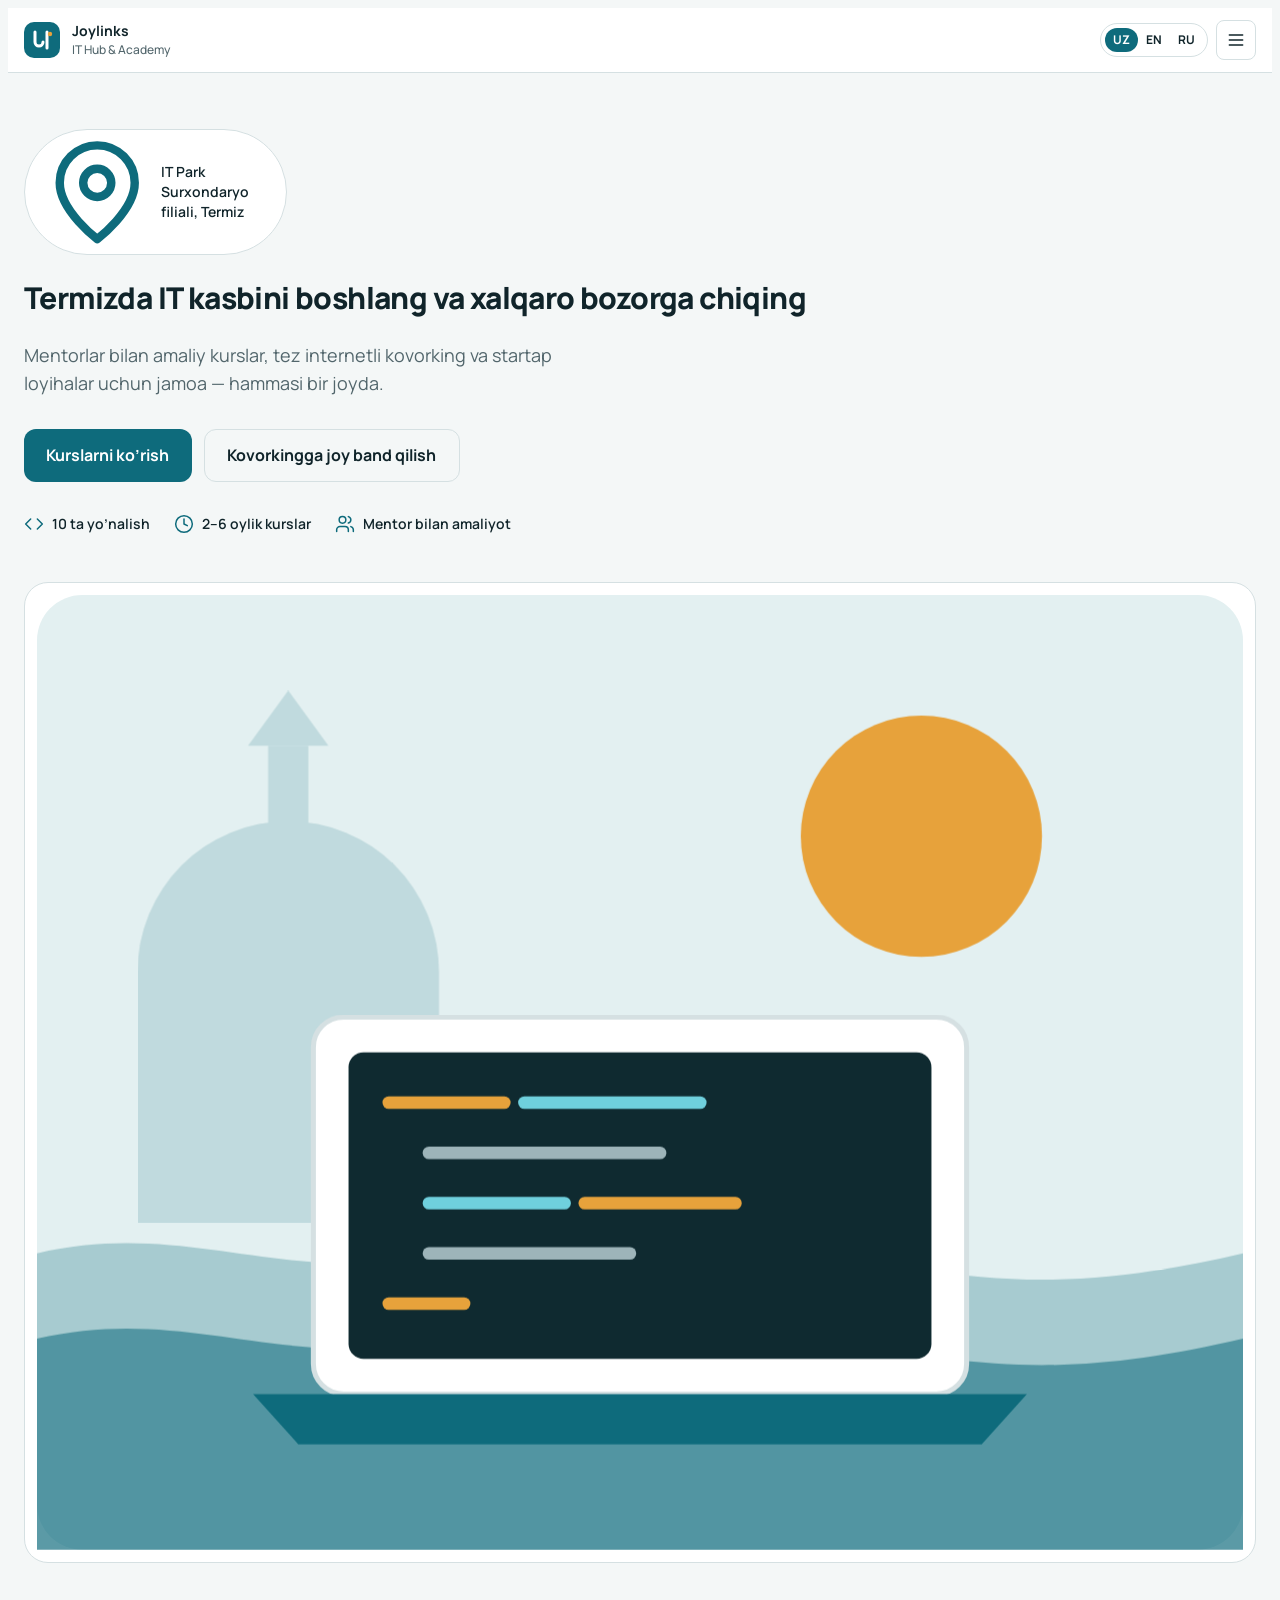
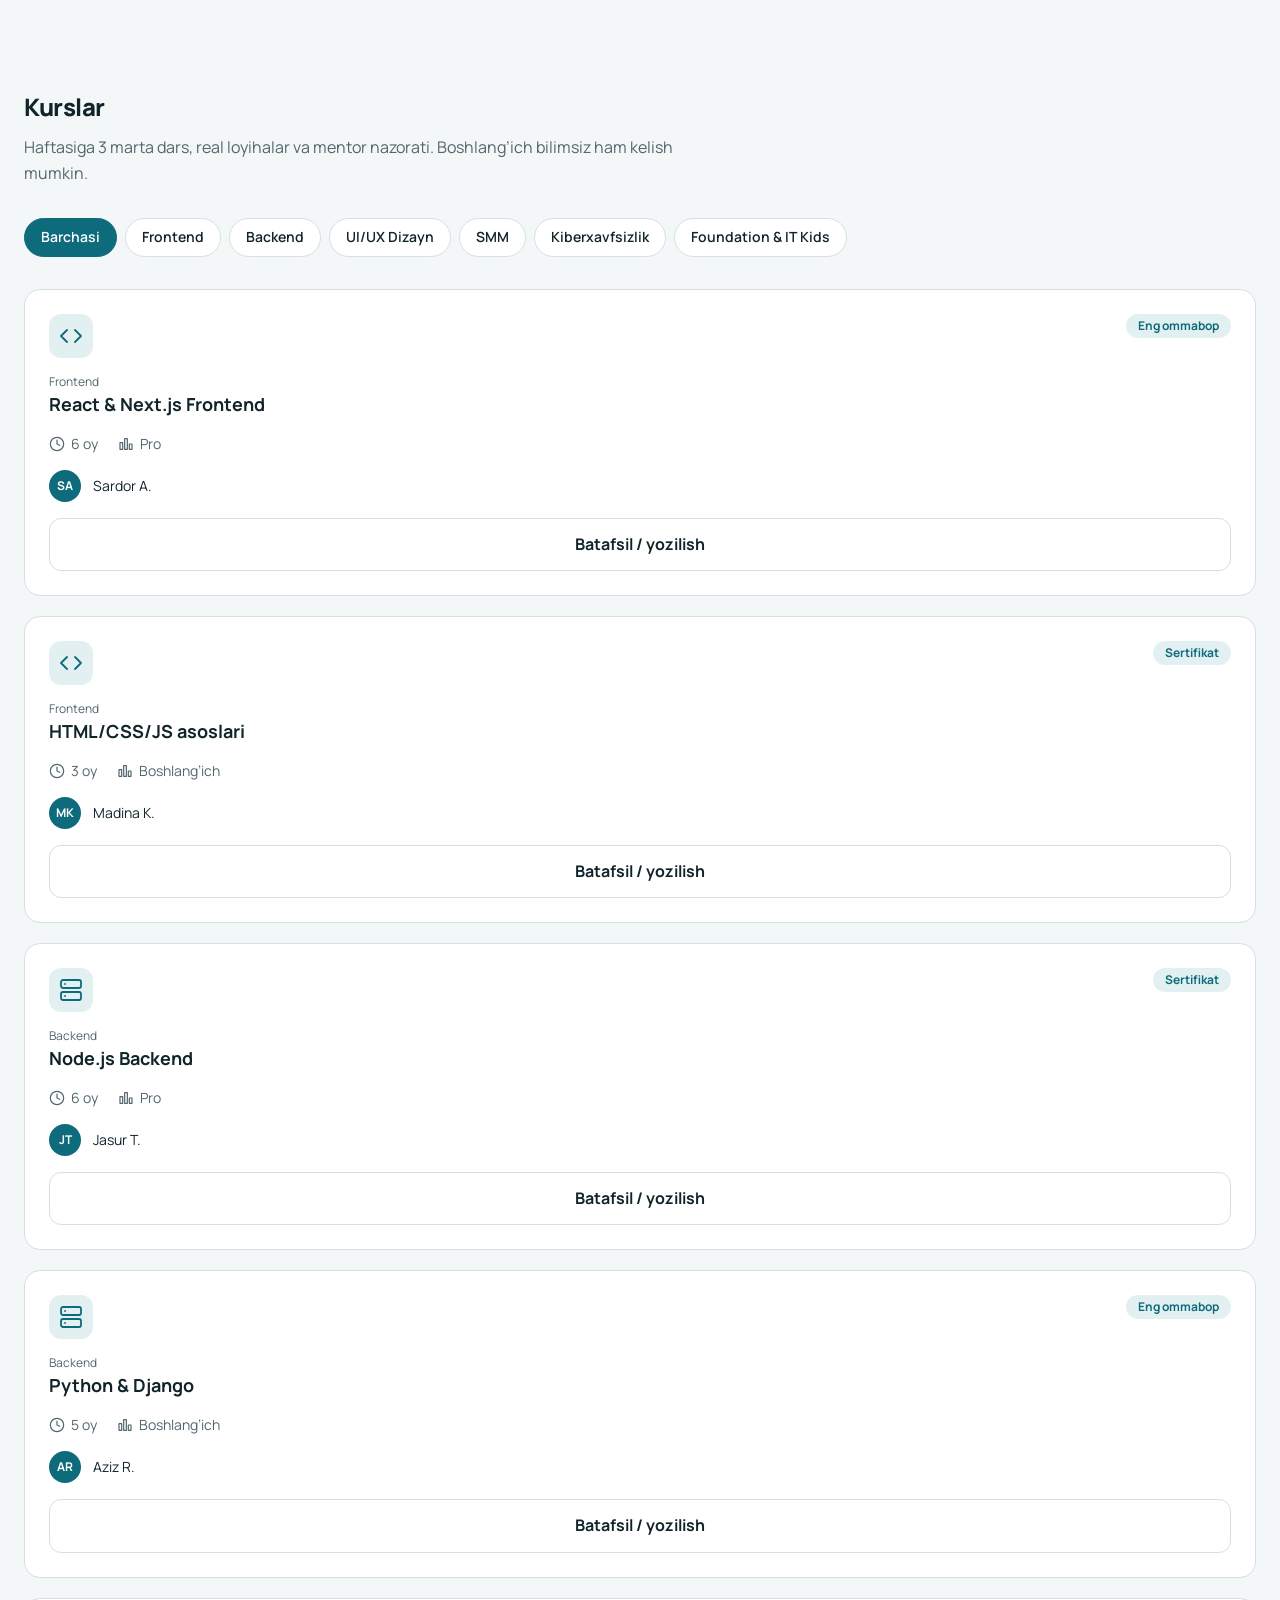
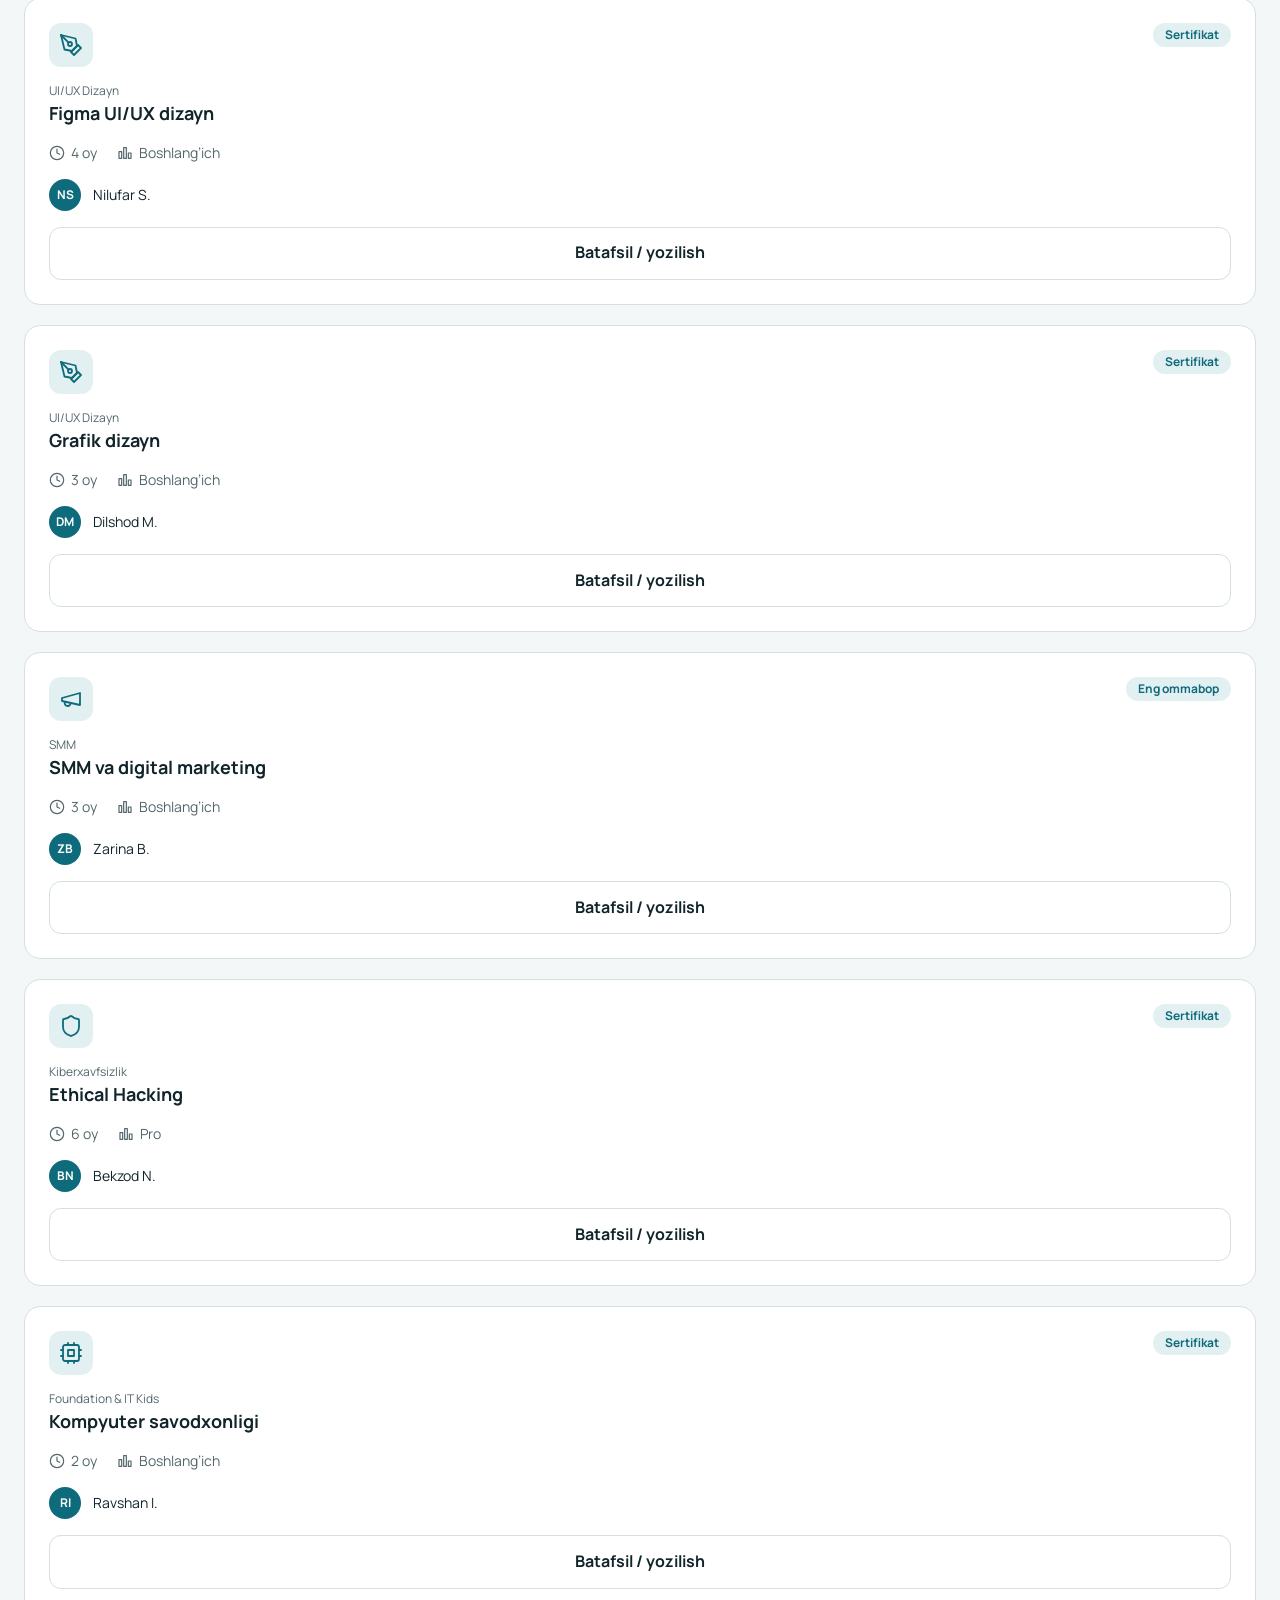
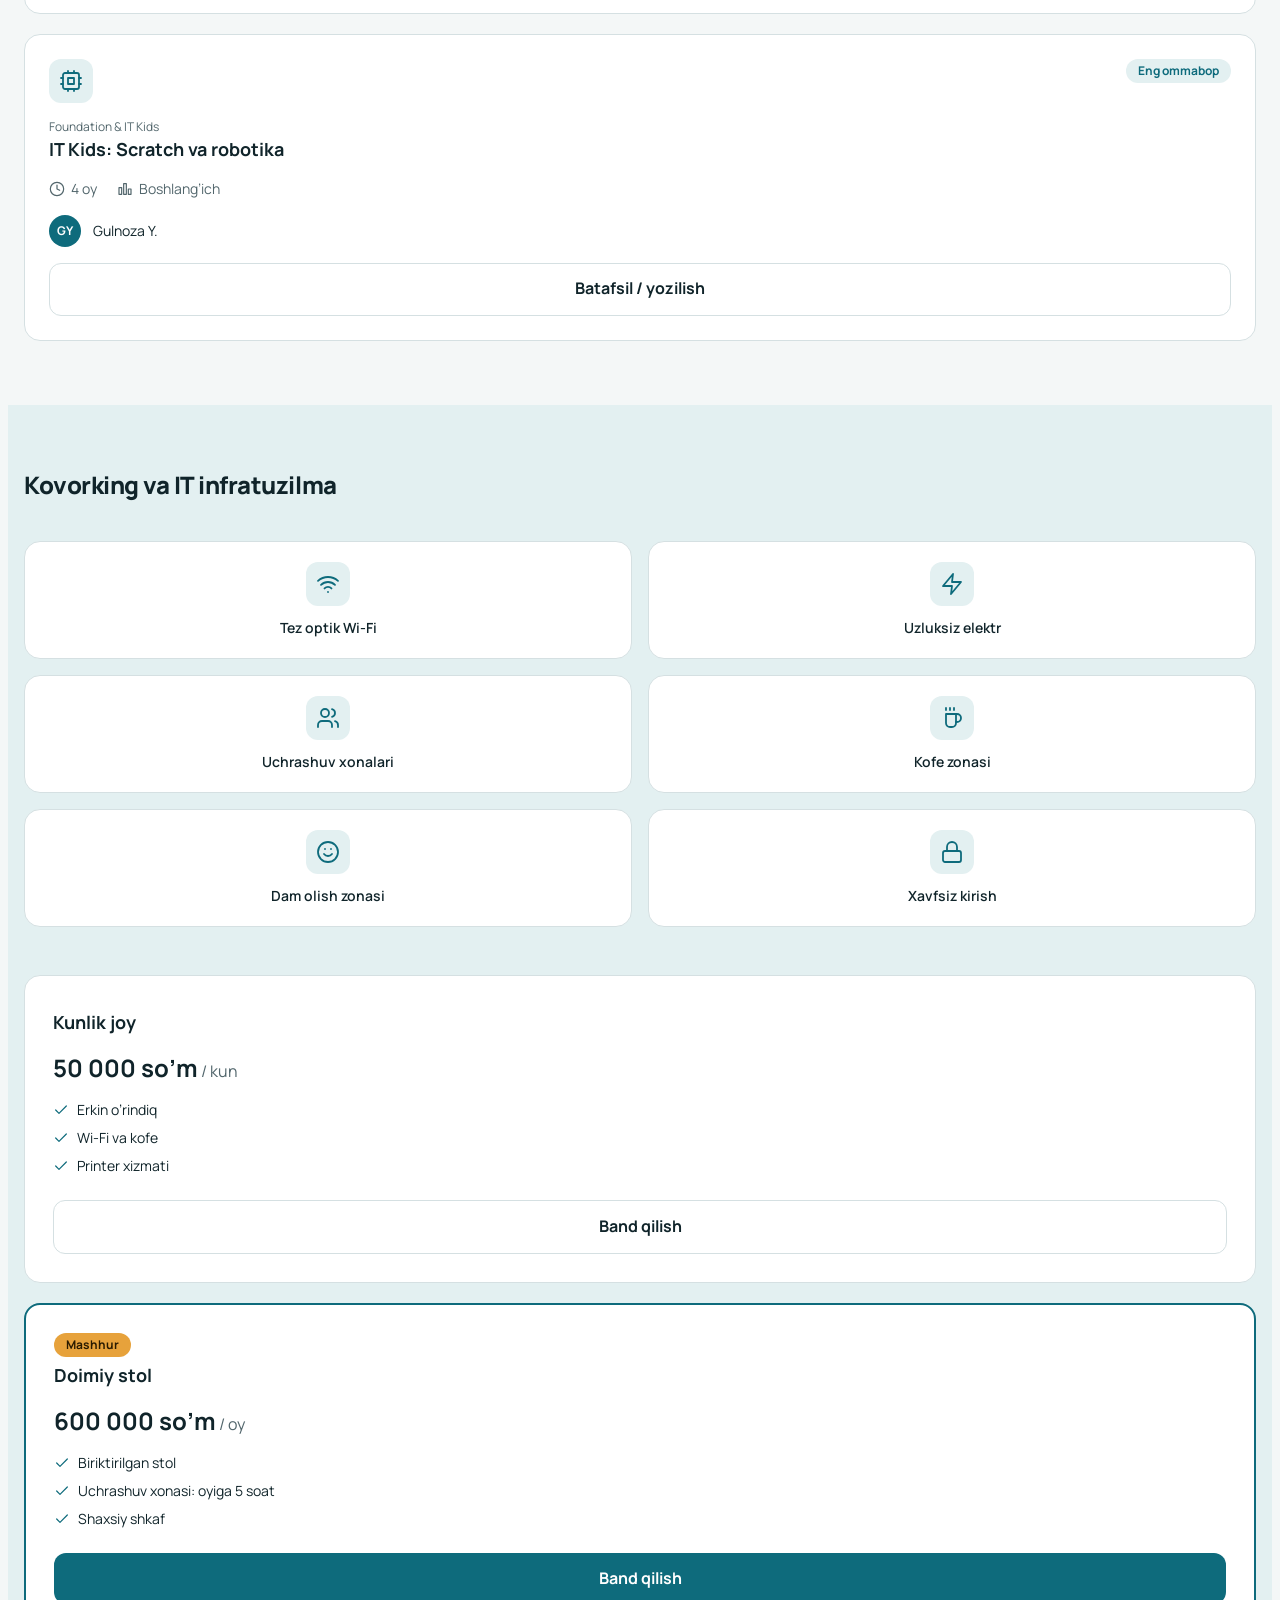
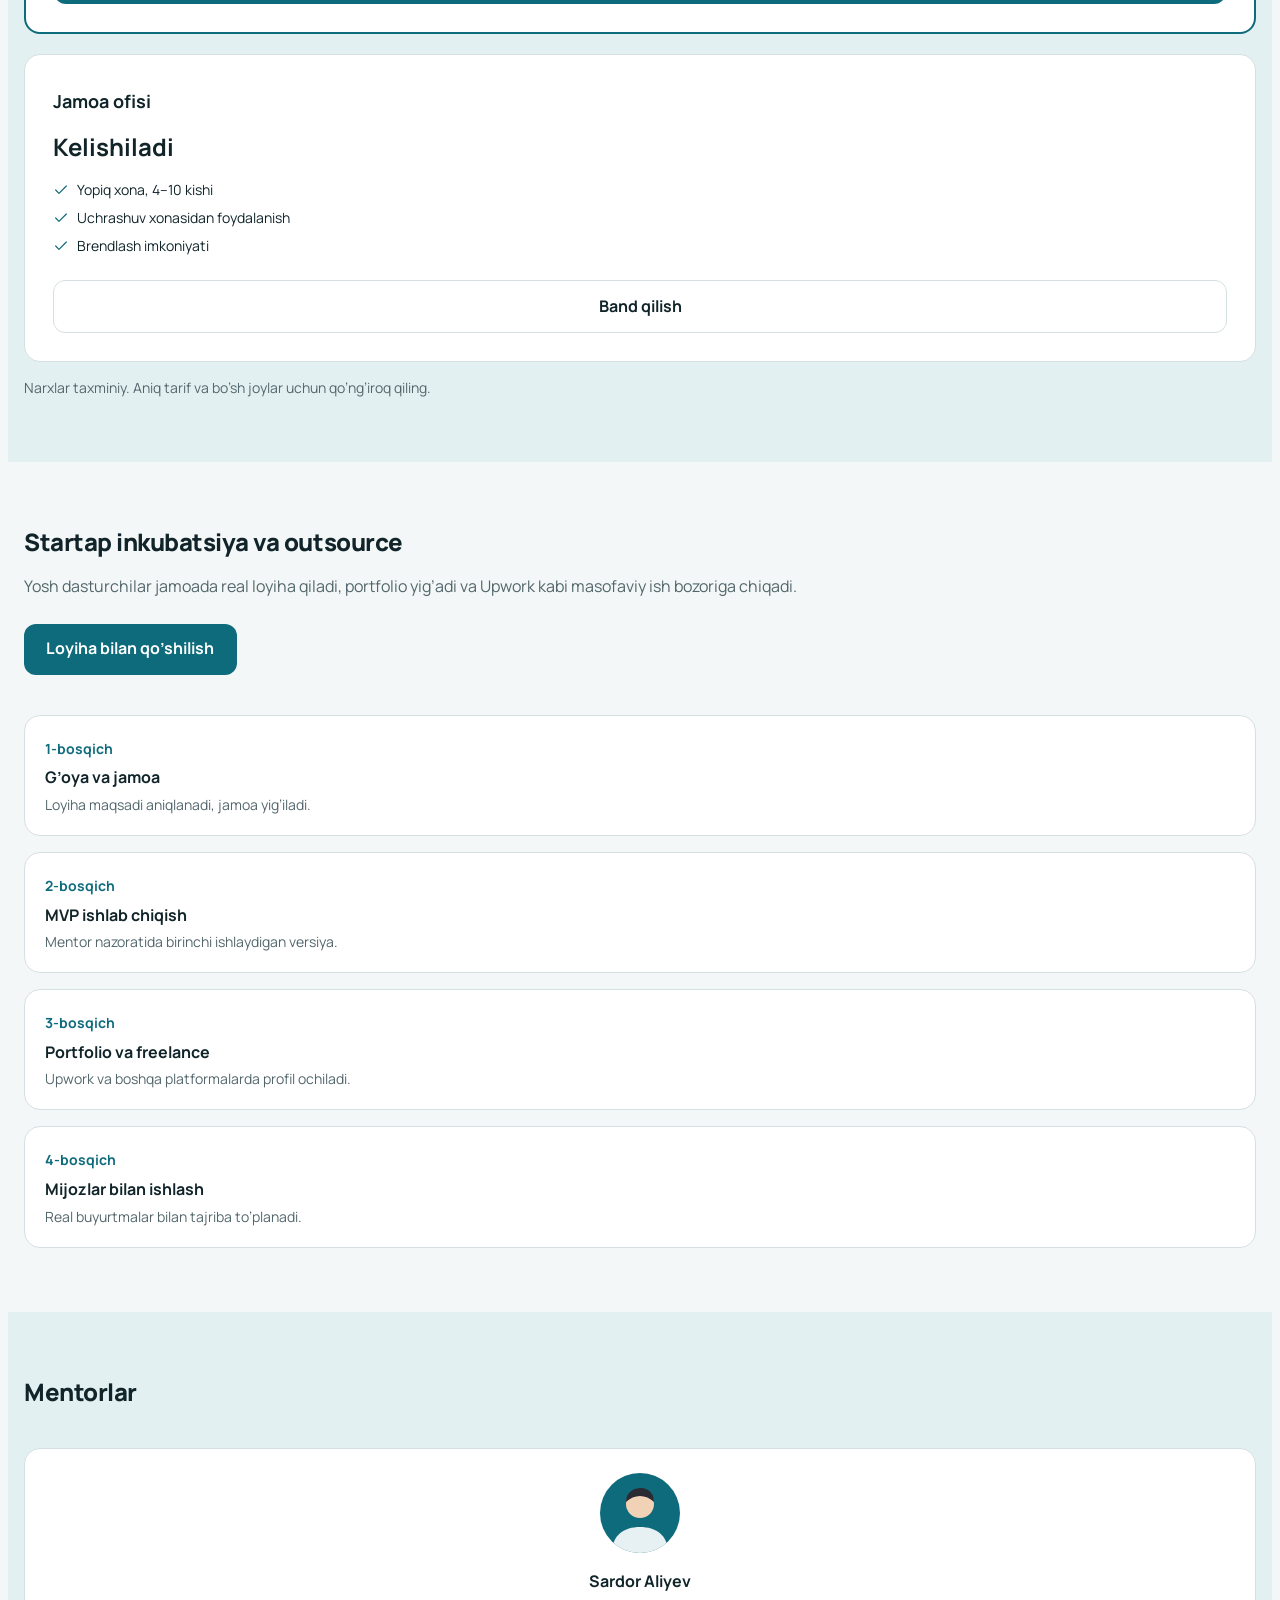
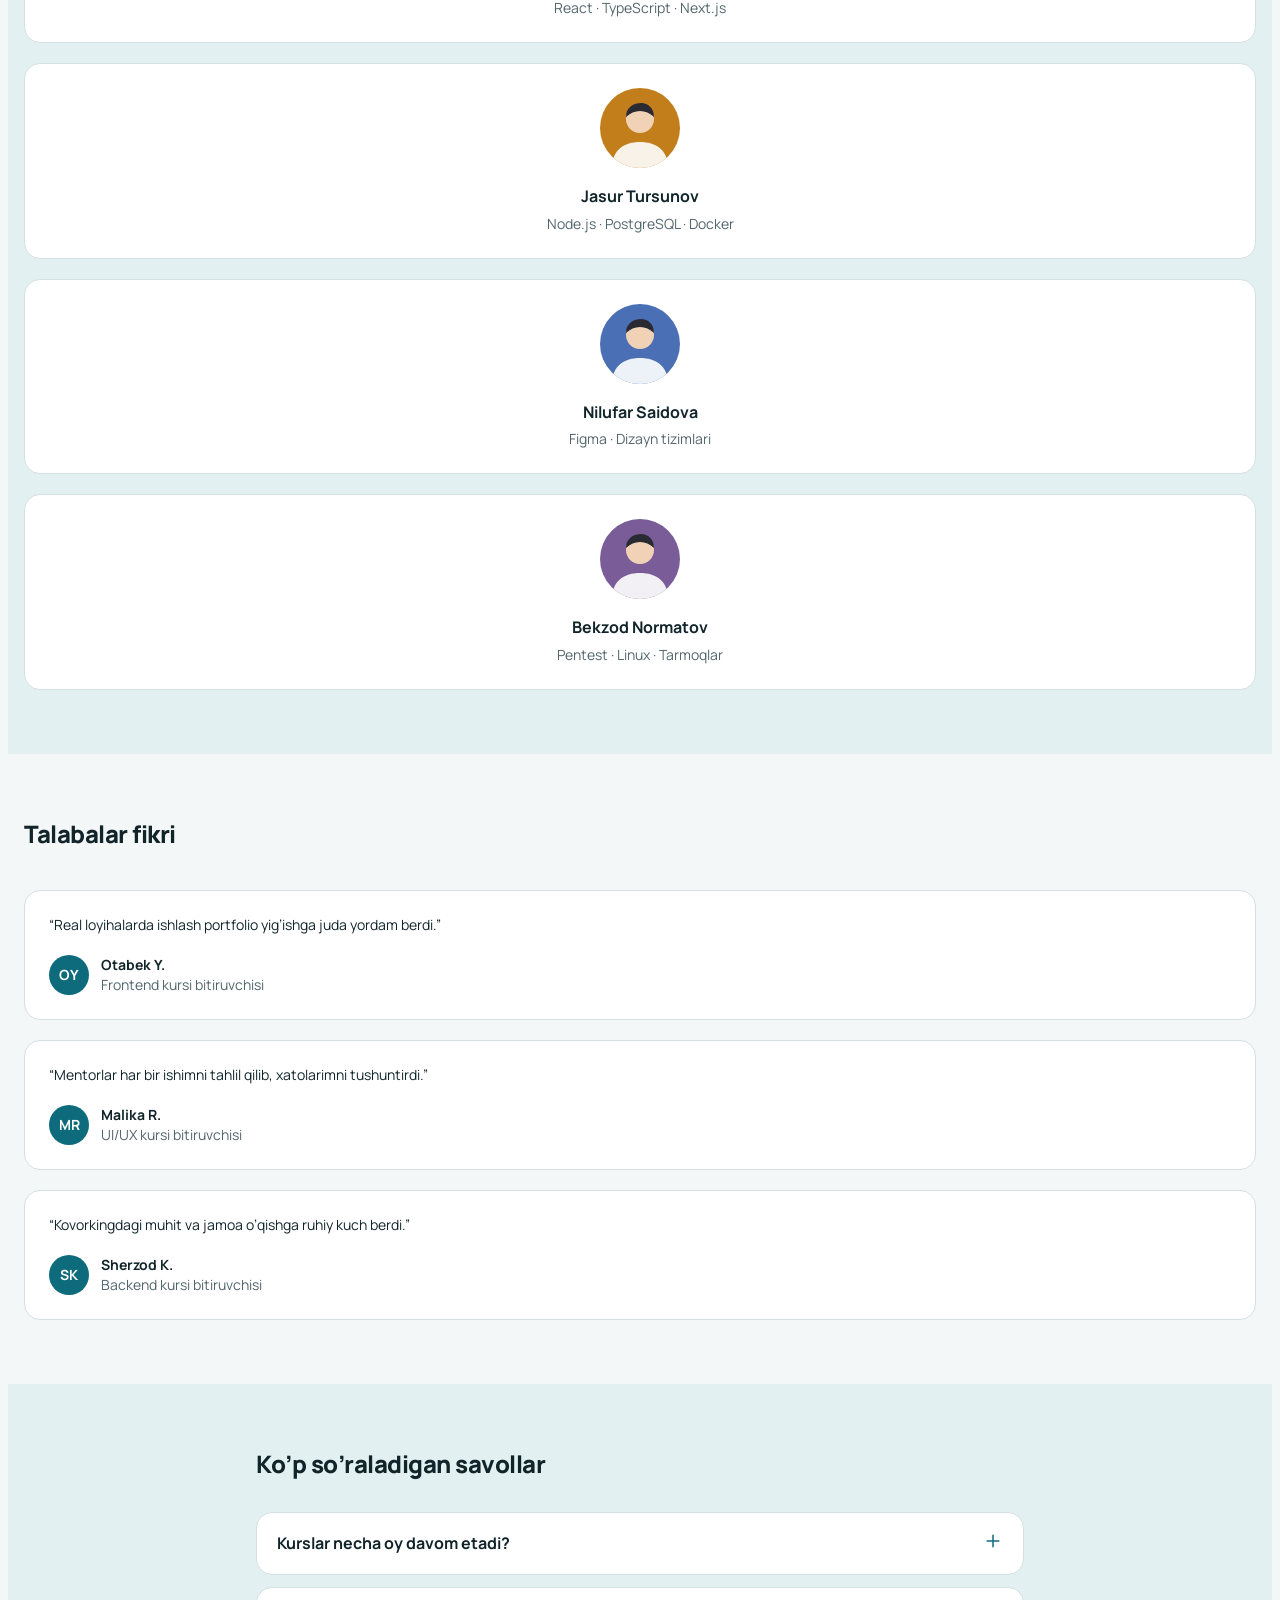
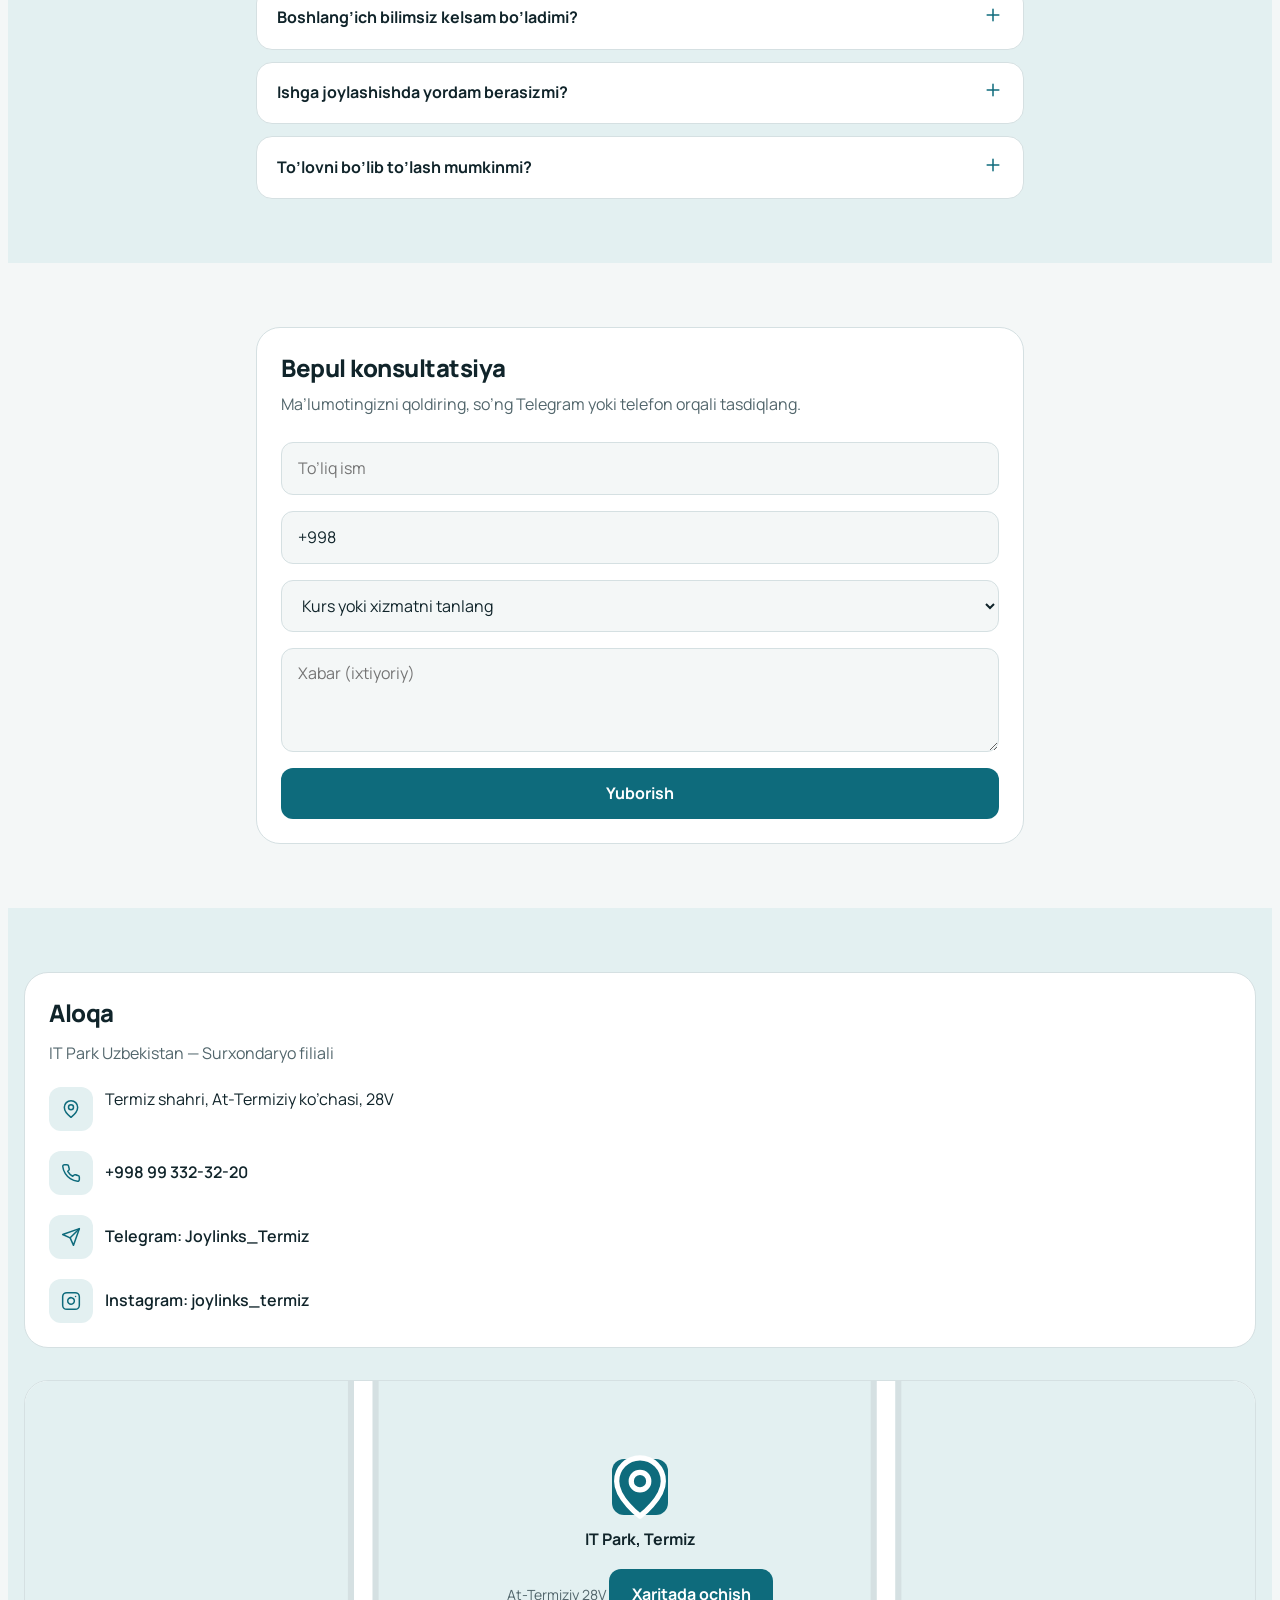
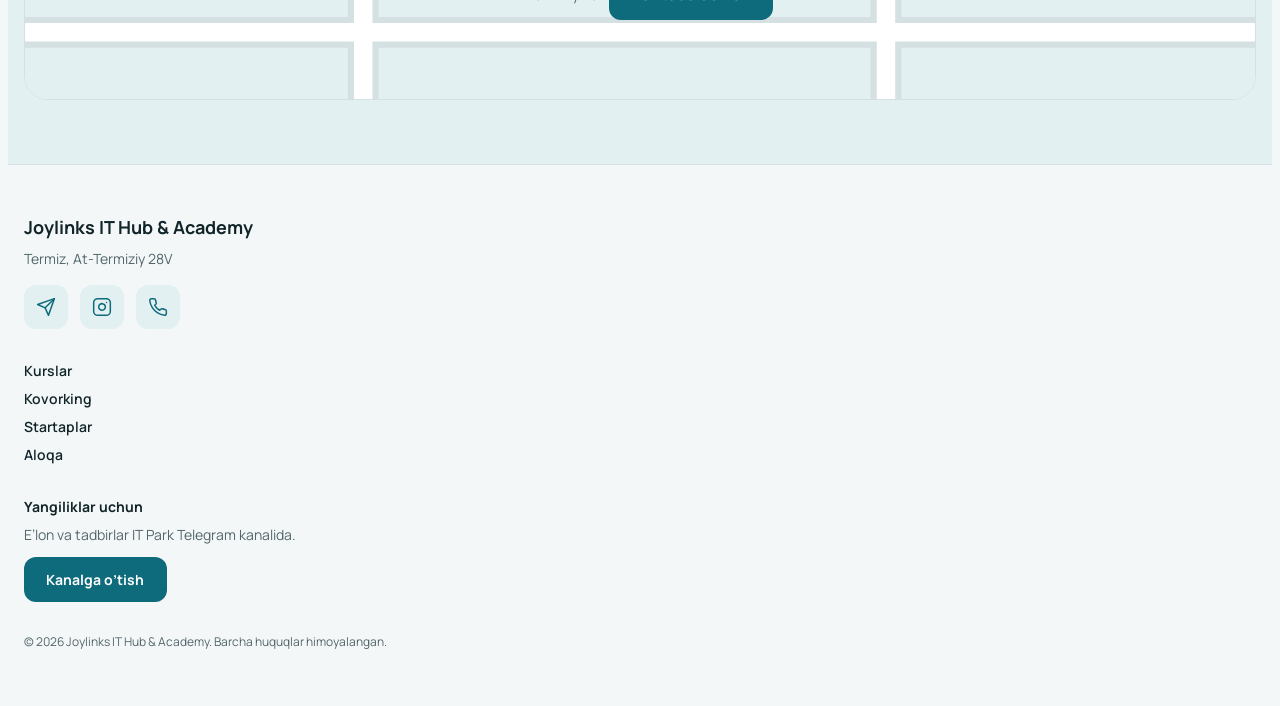
<file: IT PARK/index.html>
<!DOCTYPE html>
<html lang="uz" style="scroll-behavior:smooth">
<head>
<meta charset="utf-8">
<meta name="viewport" content="width=device-width, initial-scale=1, viewport-fit=cover">
<title>Joylinks IT Hub & Academy — Termiz</title>
<meta name="description" content="Termizda IT kurslar, kovorking va startap inkubatsiyasi. IT Park Surxondaryo filiali, At-Termiziy 28V.">
<link rel="preconnect" href="https://fonts.googleapis.com"><link rel="preconnect" href="https://fonts.gstatic.com" crossorigin>
<link href="https://fonts.googleapis.com/css2?family=Manrope:wght@400;500;600;700;800&display=swap" rel="stylesheet">
<link rel="stylesheet" href="style.css">
</head>
<body>
<header class="sticky z-40 sf border-x-0 border-t-0" style="top:env(safe-area-inset-top,0px)">
 <div class="max-w-7xl mx-auto px-4 h-16 flex items-center justify-between gap-3">
  <a href="#home" class="flex items-center gap-3 font-bold" aria-label="Joylinks IT Hub — bosh sahifa">
   <svg width="36" height="36" viewBox="0 0 36 36" aria-hidden="true"><rect width="36" height="36" rx="10" class="f1"/><path d="M11 10v10a4 4 0 0 0 8 0M23 10v16" stroke="var(--pt)" stroke-width="3" fill="none" stroke-linecap="round"/><circle cx="26" cy="12" r="2.2" class="f2"/></svg>
   <span class="leading-tight text-sm">Joylinks<br><span class="mu font-medium text-xs">IT Hub & Academy</span></span></a>
  <nav class="hidden lg:flex gap-6 text-sm font-semibold" id="nav" aria-label="Asosiy menyu">
   <a href="#home" data-i="n1">Bosh sahifa</a><a href="#courses" data-i="n2">Kurslar</a><a href="#cowork" data-i="n3">Kovorking</a><a href="#startups" data-i="n4">Startaplar</a><a href="#about" data-i="n5">Mentorlar</a><a href="#contact" data-i="n6">Aloqa</a>
  </nav>
  <div class="flex items-center gap-2">
   <div class="sf rounded-full p-1 flex text-xs font-bold" id="lang" role="group" aria-label="Til"><button data-l="uz" class="px-2 py-1 rounded-full">UZ</button><button data-l="en" class="px-2 py-1 rounded-full">EN</button><button data-l="ru" class="px-2 py-1 rounded-full">RU</button></div>
   <a href="#register" class="btn hidden md:inline-flex !py-2 text-sm" data-i="cta">Ro’yxatdan o’tish</a>
   <button id="mb" class="lg:hidden sf rounded-lg w-10 h-10 grid place-items-center" aria-label="Menyu" aria-expanded="false" aria-controls="mm"><i data-ic="menu"></i></button>
  </div>
 </div>
 <div id="mm" class="hidden lg:hidden px-4 pb-4 grid gap-3 text-sm font-semibold"></div>
</header>

<main>
<section id="home" class="px-4 pt-14 pb-16">
 <div class="max-w-7xl mx-auto grid lg:grid-cols-2 gap-12 items-center">
  <div>
   <p class="sf inline-flex items-center gap-2 rounded-full px-4 py-1.5 text-sm font-semibold mb-6"><i data-ic="pin" class="text-[color:var(--p)]"></i><span data-i="ey">IT Park Surxondaryo filiali, Termiz</span></p>
   <h1 class="text-3xl sm:text-4xl lg:text-5xl leading-tight" data-i="h1">Termizda IT kasbini boshlang va xalqaro bozorga chiqing</h1>
   <p class="mu text-lg mt-6 max-w-xl" data-i="sub">Mentorlar bilan amaliy kurslar, tez internetli kovorking va startap loyihalar uchun jamoa — hammasi bir joyda.</p>
   <div class="flex flex-wrap gap-3 mt-8">
    <a href="#courses" class="btn" data-i="b1">Kurslarni ko’rish</a>
    <a href="#cowork" class="btn o" data-i="b2">Kovorkingga joy band qilish</a>
   </div>
   <ul class="flex flex-wrap gap-x-6 gap-y-2 mt-8 text-sm font-semibold" id="facts"></ul>
  </div>
  <div class="sf rounded-3xl p-3 overflow-hidden">
   <svg viewBox="0 0 480 380" class="w-full h-auto" role="img" aria-label="Termiz me’morchiligi fonida noutbukda kod yozilmoqda">
    <rect width="480" height="380" rx="18" class="f3"/>
    <circle cx="352" cy="96" r="48" class="f2 sun"/>
    <g class="f1" style="opacity:.16"><path d="M40 250V150a60 60 0 0 1 120 0v100z"/><rect x="92" y="60" width="16" height="50"/><path d="M84 60h32l-16-22z"/><rect x="170" y="190" width="150" height="60"/></g>
    <path d="M0 262c60-14 100 14 160 0s100-14 160 0 100 14 160 0v118H0z" class="f1" style="opacity:.28"/>
    <path d="M0 296c60-14 100 14 160 0s100-14 160 0 100 14 160 0v84H0z" class="f1" style="opacity:.55"/>
    <rect x="110" y="168" width="260" height="150" rx="12" class="f4 s2" stroke-width="2"/>
    <rect x="124" y="182" width="232" height="122" rx="6" style="fill:#0f2a30"/>
    <g stroke-linecap="round" stroke-width="5"><path d="M140 202h46" stroke="#E7A23B"/><path d="M194 202h70" stroke="#6fd0dd"/><path d="M156 222h92" stroke="#9db4b9"/><path d="M156 242h54" stroke="#6fd0dd"/><path d="M218 242h60" stroke="#E7A23B"/><path d="M156 262h80" stroke="#9db4b9"/><path d="M140 282h30" stroke="#E7A23B"/></g>
    <path d="M86 318h308l-18 20H104z" class="f1"/>
   </svg>
  </div>
 </div>
</section>

<section id="courses" class="px-4 py-16">
 <div class="max-w-7xl mx-auto">
  <h2 class="text-2xl sm:text-3xl" data-i="t1">Kurslar</h2>
  <p class="mu mt-3 max-w-2xl">Haftasiga 3 marta dars, real loyihalar va mentor nazorati. Boshlang’ich bilimsiz ham kelish mumkin.</p>
  <div class="flex flex-wrap gap-2 my-8" id="chips" role="group" aria-label="Yo’nalish bo’yicha filtr"></div>
  <div class="grid sm:grid-cols-2 lg:grid-cols-3 gap-5" id="cg"></div>
 </div>
</section>

<section id="cowork" class="px-4 py-16" style="background:var(--soft)">
 <div class="max-w-7xl mx-auto">
  <h2 class="text-2xl sm:text-3xl" data-i="t2">Kovorking va IT infratuzilma</h2>
  <div class="grid grid-cols-2 md:grid-cols-3 lg:grid-cols-6 gap-4 mt-10" id="feat"></div>
  <div class="grid md:grid-cols-3 gap-5 mt-12" id="plans"></div>
  <p class="mu text-sm mt-4">Narxlar taxminiy. Aniq tarif va bo’sh joylar uchun qo’ng’iroq qiling.</p>
 </div>
</section>

<section id="startups" class="px-4 py-16">
 <div class="max-w-7xl mx-auto grid lg:grid-cols-2 gap-10 items-center">
  <div>
   <h2 class="text-2xl sm:text-3xl" data-i="t3">Startap inkubatsiya va outsource</h2>
   <p class="mu mt-4">Yosh dasturchilar jamoada real loyiha qiladi, portfolio yig’adi va Upwork kabi masofaviy ish bozoriga chiqadi.</p>
   <a href="#register" class="btn mt-6">Loyiha bilan qo’shilish</a>
  </div>
  <ol class="grid sm:grid-cols-2 gap-4" id="steps"></ol>
 </div>
</section>

<section id="about" class="px-4 py-16" style="background:var(--soft)">
 <div class="max-w-7xl mx-auto">
  <h2 class="text-2xl sm:text-3xl" data-i="t4">Mentorlar</h2>
  <div class="grid sm:grid-cols-2 lg:grid-cols-4 gap-5 mt-10" id="mentors"></div>
 </div>
</section>

<section class="px-4 py-16">
 <div class="max-w-7xl mx-auto">
  <h2 class="text-2xl sm:text-3xl" data-i="t5">Talabalar fikri</h2>
  <div class="grid md:grid-cols-3 gap-5 mt-10" id="rev"></div>
 </div>
</section>

<section class="px-4 py-16" style="background:var(--soft)">
 <div class="max-w-3xl mx-auto">
  <h2 class="text-2xl sm:text-3xl mb-8" data-i="t7">Ko’p so’raladigan savollar</h2>
  <div class="grid gap-3" id="faq"></div>
 </div>
</section>

<section id="register" class="px-4 py-16">
 <div class="max-w-3xl mx-auto sf rounded-3xl p-6 sm:p-10">
  <h2 class="text-2xl sm:text-3xl" data-i="t6">Bepul konsultatsiya</h2>
  <p class="mu mt-2 mb-6">Ma’lumotingizni qoldiring, so’ng Telegram yoki telefon orqali tasdiqlang.</p>
  <form id="f" class="grid gap-4" novalidate>
   <input id="fn" placeholder="To’liq ism" aria-label="To’liq ism" required autocomplete="name">
   <input id="ph" type="tel" value="+998 " inputmode="tel" aria-label="Telefon raqami" required autocomplete="tel">
   <select id="cs" aria-label="Kurs yoki xizmat"></select>
   <textarea id="ms" rows="3" placeholder="Xabar (ixtiyoriy)" aria-label="Xabar"></textarea>
   <button class="btn" type="submit">Yuborish</button>
  </form>
 </div>
</section>

<section id="contact" class="px-4 py-16" style="background:var(--soft)">
 <div class="max-w-7xl mx-auto grid lg:grid-cols-2 gap-8">
  <div class="sf rounded-3xl p-6 sm:p-8 grid gap-5 content-start">
   <h2 class="text-2xl sm:text-3xl" data-i="n6">Aloqa</h2>
   <p class="mu -mt-2">IT Park Uzbekistan — Surxondaryo filiali</p>
   <p class="flex gap-3"><span class="ico"><i data-ic="pin"></i></span><span>Termiz shahri, At-Termiziy ko’chasi, 28V</span></p>
   <p class="flex gap-3"><span class="ico"><i data-ic="phone"></i></span><a href="tel:+998993323220" class="self-center font-semibold">+998 99 332-32-20 </a></p>
   <p class="flex gap-3"><span class="ico"><i data-ic="send"></i></span><a href="https://t.me/Joylinks_Termiz" target="_blank" rel="noopener" class="self-center font-semibold">Telegram: Joylinks_Termiz</a></p>
   <p class="flex gap-3"><span class="ico"><i data-ic="insta"></i></span><a href="https://instagram.com/joylinks_termiz" target="_blank" rel="noopener" class="self-center font-semibold">Instagram: joylinks_termiz</a></p>
  </div>
  <div class="sf rounded-3xl overflow-hidden relative min-h-[320px] grid place-items-center p-6 text-center">
   <svg viewBox="0 0 400 320" class="absolute inset-0 w-full h-full" preserveAspectRatio="xMidYMid slice" aria-hidden="true">
    <rect width="400" height="320" class="f3"/>
    <path d="M-10 250c60-30 120 20 190-10s130-40 230-10v100H-10z" style="fill:var(--p);opacity:.25"/>
    <g class="s2" stroke-width="10" fill="none" stroke-linecap="round"><path d="M0 90h400M0 190h400M110 0v320M280 0v320"/></g>
    <g style="stroke:var(--sf)" stroke-width="6" fill="none"><path d="M0 90h400M0 190h400M110 0v320M280 0v320"/></g>
   </svg>
   <div class="relative">
    <span class="ico mx-auto !w-14 !h-14" style="background:var(--p);color:var(--pt)"><i data-ic="pin" class="scale-125"></i></span>
    <b class="block mt-3">IT Park, Termiz</b><span class="mu text-sm">At-Termiziy 28V</span>
    <a class="btn mt-4" target="_blank" rel="noopener" href="https://www.google.com/maps/search/?api=1&query=IT+Park+Termiz+At-Termiziy+28V">Xaritada ochish</a>
   </div>
  </div>
 </div>
</section>
</main>

<footer class="px-4 py-12 border-t" style="border-color:var(--bd)">
 <div class="max-w-7xl mx-auto grid md:grid-cols-3 gap-8 text-sm">
  <div><b class="text-lg">Joylinks IT Hub & Academy</b><p class="mu mt-2">Termiz, At-Termiziy 28V</p>
   <div class="flex gap-3 mt-4"><a class="ico" href="https://t.me/Joylinks_Termiz" target="_blank" rel="noopener" aria-label="Telegram"><i data-ic="send"></i></a><a class="ico" href="https://instagram.com/joylinks_termiz" target="_blank" rel="noopener" aria-label="Instagram"><i data-ic="insta"></i></a><a class="ico" href="tel:+998993323220" aria-label="Qo’ng’iroq"><i data-ic="phone"></i></a></div></div>
  <nav class="grid gap-2 content-start font-semibold" aria-label="Pastki menyu"><a href="#courses">Kurslar</a><a href="#cowork">Kovorking</a><a href="#startups">Startaplar</a><a href="#contact">Aloqa</a></nav>
  <div><b>Yangiliklar uchun</b><p class="mu mt-2">E’lon va tadbirlar IT Park Telegram kanalida.</p><a href="https://t.me/Joylinks_Termiz" target="_blank" rel="noopener" class="btn mt-3">Kanalga o’tish</a></div>
 </div>
 <p class="max-w-7xl mx-auto mu text-xs mt-8">© 2026 Joylinks IT Hub & Academy. Barcha huquqlar himoyalangan.</p>
</footer>

<div id="toast" role="status" class="fixed left-1/2 -translate-x-1/2 sf rounded-xl px-5 py-3 text-sm font-semibold z-50 opacity-0 pointer-events-none transition-opacity shadow-lg" style="bottom:calc(env(safe-area-inset-bottom,0px) + 24px)"></div>

<div id="modal" class="fixed inset-0 z-50 place-items-center p-4" role="dialog" aria-modal="true" aria-labelledby="mt">
 <div class="sf rounded-3xl p-6 sm:p-8 max-w-md w-full">
  <h3 id="mt" class="d text-xl"></h3><p id="mp" class="mu mt-3 text-sm"></p>
  <div class="flex gap-3 mt-6"><button id="mr" class="btn flex-1">Yozilish</button><button id="mx" class="btn o">Yopish</button></div>
 </div>
</div>

<script src="script.js"></script>
</body>
</html>
</file>
<file: IT PARK/style.css>
*,::before,::after{box-sizing:border-box;border:0 solid}h1,h2,h3,p,figure,blockquote,ul,ol{margin:0}h1,h2,h3{font-size:inherit}ol,ul{list-style:none;padding:0}a{color:inherit;text-decoration:inherit}button,input,select,textarea{font:inherit;color:inherit}button{background:none;cursor:pointer;padding:0}svg{display:block}b{font-weight:700}
:root{--bg:#F4F7F7;--sf:#fff;--tx:#10242A;--mu:#52666C;--bd:#D5E0E2;--p:#0E6B7C;--pt:#fff;--a:#E7A23B;--soft:#E3F0F1;color-scheme:light;box-sizing:border-box;padding-top:env(safe-area-inset-top,0px);padding-bottom:env(safe-area-inset-bottom,0px)}
@media(prefers-color-scheme:dark){:root:not([data-theme="light"]){--bg:#0B171B;--sf:#12242A;--tx:#EAF3F4;--mu:#9DB4B9;--bd:#223840;--p:#3CB6C8;--pt:#06181C;--a:#F0B455;--soft:#10303A;color-scheme:dark}}
:root[data-theme="dark"]{--bg:#0B171B;--sf:#12242A;--tx:#EAF3F4;--mu:#9DB4B9;--bd:#223840;--p:#3CB6C8;--pt:#06181C;--a:#F0B455;--soft:#10303A;color-scheme:dark}
html{scroll-padding-top:calc(env(safe-area-inset-top,0px) + 76px)}
body{background:var(--bg);color:var(--tx);font-family:Manrope,system-ui,sans-serif;overflow-x:hidden;line-height:1.6}
h1,h2,h3.d{font-weight:800;letter-spacing:-.02em}
body::before{content:"";position:fixed;inset:0 0 auto;height:env(safe-area-inset-top,0px);background:var(--sf);z-index:41}
.sf{background:var(--sf);border:1px solid var(--bd)}
.mu{color:var(--mu)}
.btn{background:var(--p);color:var(--pt);font-weight:700;border-radius:12px;padding:.8rem 1.4rem;display:inline-flex;gap:.5rem;align-items:center;justify-content:center;transition:filter .2s}
.btn:hover{filter:brightness(1.1)}.btn.o{background:transparent;color:var(--tx);border:1px solid var(--bd)}.btn.o:hover{border-color:var(--p)}
a:focus-visible,button:focus-visible,input:focus-visible,select:focus-visible,textarea:focus-visible,summary:focus-visible{outline:2px solid var(--a);outline-offset:2px}
input,select,textarea{background:var(--bg);border:1px solid var(--bd);border-radius:12px;padding:.8rem 1rem;width:100%;color:var(--tx)}
input:focus,select:focus,textarea:focus{border-color:var(--p)}
.ico{display:grid;place-items:center;width:44px;height:44px;border-radius:12px;background:var(--soft);color:var(--p);flex:none}
.chip{border:1px solid var(--bd);background:var(--sf);border-radius:999px;padding:.45rem 1rem;font-size:.875rem;font-weight:600}
.chip.on{background:var(--p);color:var(--pt);border-color:var(--p)}
details>summary{cursor:pointer;list-style:none;display:flex;justify-content:space-between;gap:1rem;padding:1.1rem 1.25rem;font-weight:700}
details>summary::-webkit-details-marker{display:none}details[open]>summary .pl{transform:rotate(45deg)}.pl{transition:transform .2s}
#modal{display:none;background:rgba(5,15,18,.65)}#modal.open{display:grid}
.f1{fill:var(--p)}.f2{fill:var(--a)}.f3{fill:var(--soft)}.f4{fill:var(--sf)}.s1{stroke:var(--p)}.s2{stroke:var(--bd)}
@keyframes sun{from{transform:translateY(14px);opacity:0}to{transform:none;opacity:1}}.sun{animation:sun 1s ease-out both}
@media(prefers-reduced-motion:reduce){.sun{animation:none}html{scroll-behavior:auto!important}}
.block{display:block}
.flex{display:flex}
.inline-flex{display:inline-flex}
.grid{display:grid}
.hidden{display:none}
.relative{position:relative}
.absolute{position:absolute}
.fixed{position:fixed}
.sticky{position:sticky}
.inset-0{inset:0}
.left-1\/2{left:50%}
.z-40{z-index:40}
.z-50{z-index:50}
.overflow-hidden{overflow:hidden}
.opacity-0{opacity:0}
.pointer-events-none{pointer-events:none}
.flex-1{flex:1 1 0%}
.flex-col{flex-direction:column}
.flex-wrap{flex-wrap:wrap}
.items-center{align-items:center}
.items-start{align-items:flex-start}
.justify-between{justify-content:space-between}
.content-start{align-content:start}
.place-items-center{place-items:center}
.self-center{align-self:center}
.self-start{align-self:flex-start}
.mt-auto{margin-top:auto}
.mx-auto{margin-left:auto;margin-right:auto}
.-mt-2{margin-top:-.5rem}
.grid-cols-2{grid-template-columns:repeat(2,minmax(0,1fr))}
.w-full{width:100%}
.h-full{height:100%}
.h-auto{height:auto}
.min-h-\[320px\]{min-height:320px}
.max-w-2xl{max-width:42rem}
.max-w-3xl{max-width:48rem}
.max-w-7xl{max-width:80rem}
.max-w-md{max-width:28rem}
.max-w-xl{max-width:36rem}
.text-xs{font-size:.75rem;line-height:1rem}
.text-sm{font-size:.875rem;line-height:1.25rem}
.text-lg{font-size:1.125rem;line-height:1.75rem}
.text-xl{font-size:1.25rem;line-height:1.75rem}
.text-2xl{font-size:1.5rem;line-height:2rem}
.text-3xl{font-size:1.875rem;line-height:2.25rem}
.text-center{text-align:center}
.font-medium{font-weight:500}
.font-semibold{font-weight:600}
.font-bold{font-weight:700}
.rounded-lg{border-radius:.5rem}
.rounded-xl{border-radius:.75rem}
.rounded-2xl{border-radius:1rem}
.rounded-3xl{border-radius:1.5rem}
.rounded-full{border-radius:9999px}
.shadow-lg{box-shadow:0 10px 15px -3px rgba(0,0,0,.15)}
.transition-opacity{transition:opacity .15s}
.scale-125{transform:scale(1.25)}
.-translate-x-1\/2{transform:translateX(-50%)}
.text-\[color\:var\(--p\)\]{color:var(--p)}
.border-t{border-top-width:1px}
.border-x-0{border-left-width:0;border-right-width:0}
.border-t-0{border-top-width:0}
.mb-6{margin-bottom:1.5rem}
.mb-8{margin-bottom:2rem}
.pt-14{padding-top:3.5rem}
.pb-4{padding-bottom:1rem}
.pb-5{padding-bottom:1.25rem}
.pb-16{padding-bottom:4rem}
.leading-tight{line-height:1.25}
.gap-1\.5{gap:0.375rem}
.gap-2{gap:0.5rem}
.gap-3{gap:0.75rem}
.gap-4{gap:1rem}
.gap-5{gap:1.25rem}
.gap-6{gap:1.5rem}
.gap-8{gap:2rem}
.gap-10{gap:2.5rem}
.gap-12{gap:3rem}
.gap-x-6{column-gap:1.5rem}
.gap-y-2{row-gap:.5rem}
.mt-1{margin-top:0.25rem}
.mt-2{margin-top:0.5rem}
.mt-3{margin-top:0.75rem}
.mt-4{margin-top:1rem}
.mt-5{margin-top:1.25rem}
.mt-6{margin-top:1.5rem}
.mt-8{margin-top:2rem}
.mt-10{margin-top:2.5rem}
.mt-12{margin-top:3rem}
.mt-0\.5{margin-top:.125rem}
.my-4{margin-top:1rem;margin-bottom:1rem}
.my-8{margin-top:2rem;margin-bottom:2rem}
.p-1{padding:0.25rem}
.p-3{padding:0.75rem}
.p-4{padding:1rem}
.p-5{padding:1.25rem}
.p-6{padding:1.5rem}
.p-7{padding:1.75rem}
.px-2{padding-left:0.5rem;padding-right:0.5rem}
.px-3{padding-left:0.75rem;padding-right:0.75rem}
.px-4{padding-left:1rem;padding-right:1rem}
.px-5{padding-left:1.25rem;padding-right:1.25rem}
.py-1{padding-top:0.25rem;padding-bottom:0.25rem}
.py-1\.5{padding-top:0.375rem;padding-bottom:0.375rem}
.py-3{padding-top:0.75rem;padding-bottom:0.75rem}
.py-12{padding-top:3rem;padding-bottom:3rem}
.py-16{padding-top:4rem;padding-bottom:4rem}
.w-4{width:1rem}
.w-5{width:1.25rem}
.w-6{width:1.5rem}
.w-8{width:2rem}
.w-10{width:2.5rem}
.w-20{width:5rem}
.h-4{height:1rem}
.h-5{height:1.25rem}
.h-6{height:1.5rem}
.h-8{height:2rem}
.h-10{height:2.5rem}
.h-16{height:4rem}
.h-20{height:5rem}
.\!py-2{padding-top:.5rem!important;padding-bottom:.5rem!important}
.\!w-14{width:3.5rem!important}
.\!h-14{height:3.5rem!important}
.\!h-14{height:3.5rem!important}
@media(min-width:640px){.sm:grid-cols-2{grid-template-columns:repeat(2,minmax(0,1fr))}.sm:p-8{padding:2rem}.sm:p-10{padding:2.5rem}.sm:text-3xl{font-size:1.875rem;line-height:2.25rem}.sm:text-4xl{font-size:2.25rem;line-height:2.5rem}}
@media(min-width:768px){.md:grid-cols-3{grid-template-columns:repeat(3,minmax(0,1fr))}.md:inline-flex{display:inline-flex}}
@media(min-width:1024px){.lg:flex{display:flex}.lg:hidden{display:none}.lg:grid-cols-2{grid-template-columns:repeat(2,minmax(0,1fr))}.lg:grid-cols-3{grid-template-columns:repeat(3,minmax(0,1fr))}.lg:grid-cols-4{grid-template-columns:repeat(4,minmax(0,1fr))}.lg:grid-cols-6{grid-template-columns:repeat(6,minmax(0,1fr))}.lg:text-5xl{font-size:3rem}}
</file>
